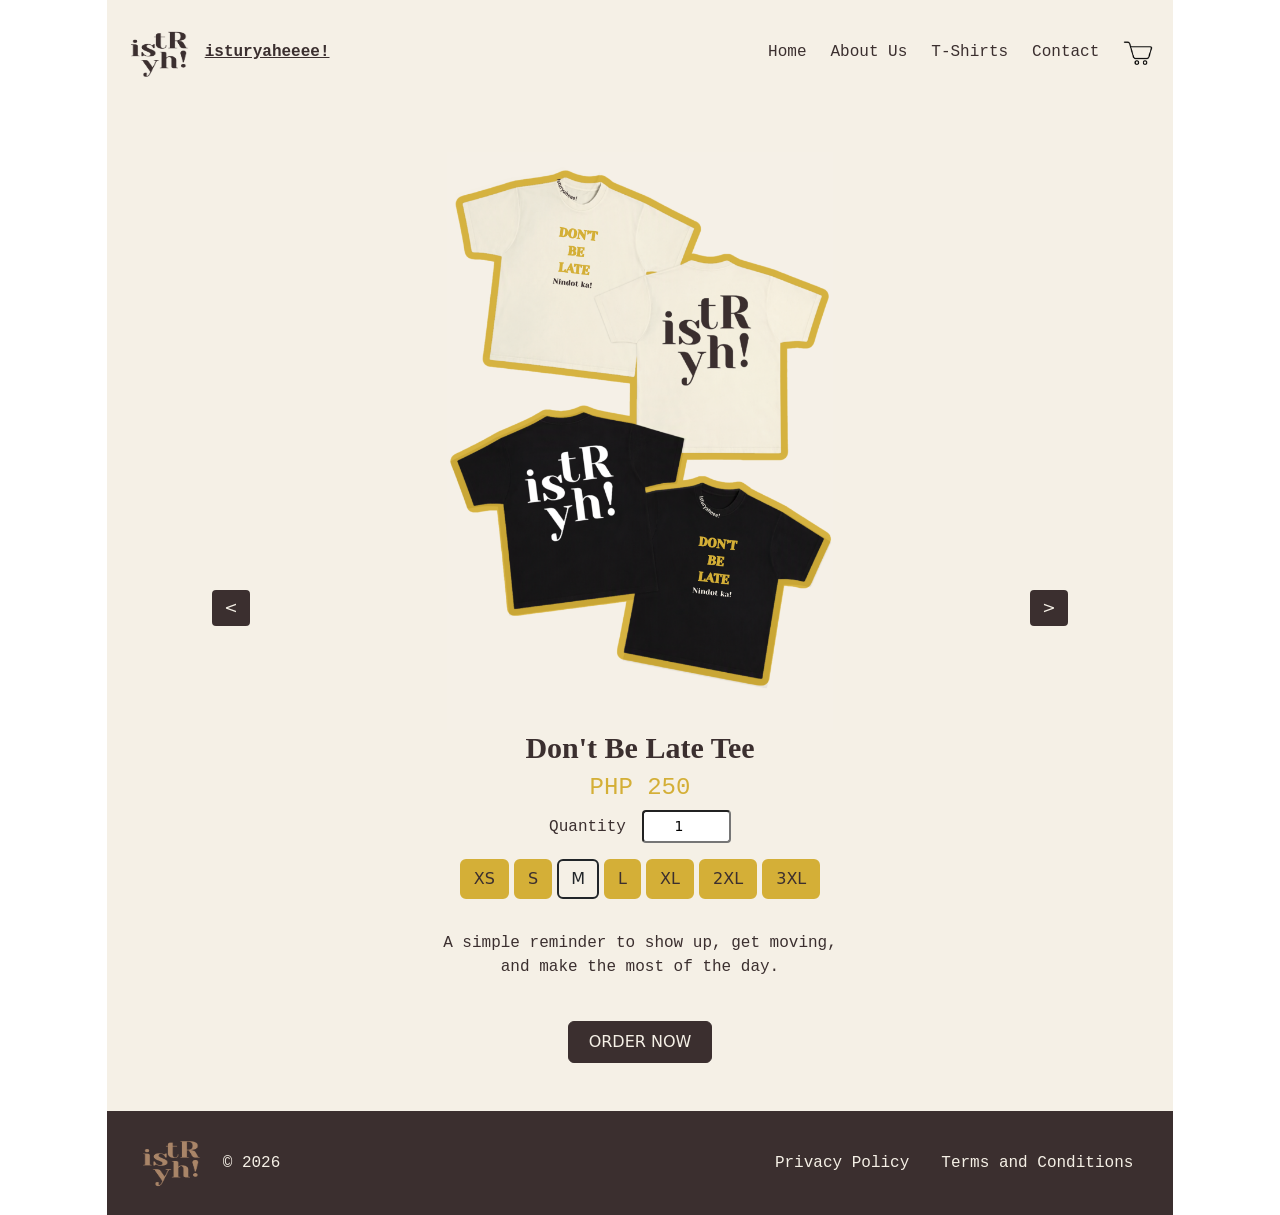
<file: shirt-one.html>
<!doctype html>
<html lang="en">
<head>
    <meta charset="UTF-8">
    <meta name="viewport" content="width=device-width, initial-scale=1.0">
    <title>Isturyaheeee</title>

    <link href="https://cdn.jsdelivr.net/npm/bootstrap@5.3.8/dist/css/bootstrap.min.css" rel="stylesheet">

    <link rel="stylesheet" href="style.css">
</head>
<body class="d-flex flex-column min-vh-100">
    <div class="body_div col-10 mx-auto">
        
        <nav class="nav_div">
            <div class = "container-fluid p-2 d-flex align-items-center">
                <div class = "d-flex align-items-center p-2"> 
                    <img src="logo-dark.png" class="logo_img mw-50 mh-50">
                    <a class="nav-link" href="index.html" id="nav_link">isturyaheeee!</a>
                </div>

                <div class = "d-flex ms-auto align-items-center"> 
                    <a href="index.html" class="btn nav_button">Home</a>
                    <a href="about-us.html" class="btn nav_button">About Us</a>
                    <a href="index.html" class="btn nav_button">T-Shirts</a>
                    <a href="contact.html" class="btn nav_button">Contact</a>
                    <a href="order-form.html" class="btn nav_button"><img src="cart-icon.png" class="cart_img mw-50 mh-50"></a>
                </div>
            </div>
        </nav>
        
        <div class="row align-items-center flex-grow-1">

            <div class="col-3 d-flex justify-content-center align-items-center"> 
                <a href="shirt-three.html" class="btn shirt_button">&lt;</a>
            </div>

            <div class="col-6 p-5 text-center">
                <img src="dont-be-late.png"
                     class="w-100 product-image"
                     alt="Don't Be Late Tee">

                <h2 class="body_title title">Don't Be Late Tee</h2>

                <h4 class="product_price_page">PHP 250</h4>

                <div class="d-flex justify-content-center align-items-center gap-3">
                    <p class="body_text mb-0"> Quantity </p>
                    <input type="number" class="form-control-sm text-center" id="number-input" value="1" min="1" max="100">
                </div>

                <div class="p-3">
                    <button type="button" class="btn btn_size">XS</button>
                    <button type="button" class="btn btn_size">S</button>
                    <button type="button" class="btn btn_size active">M</button>
                    <button type="button" class="btn btn_size">L</button>
                    <button type="button" class="btn btn_size">XL</button>
                    <button type="button" class="btn btn_size">2XL</button>
                    <button type="button" class="btn btn_size">3XL</button>
                </div>

                <p class="body_text p-3">A simple reminder to show up, get moving, and make the most of the day.</p>

                <button type="button" class="btn btn_order" id="add-to-cart"> ORDER NOW </button>
            </div>

            <div class="col-3 d-flex justify-content-center align-items-center">
                <a href="shirt-two.html" class="btn shirt_button">&gt;</a>
            </div>
        </div>

        <footer class="ftr_div mt-auto p-3">
            <div class="container-fluid d-flex align-items-center gap-3">
                <img src="logo-light.png" class="logo_img mw-50 mh-50">
                <p class="body_text mb-0" id="cpright">© 2026</p>

                <div class="d-flex gap-2 ms-auto">
                    <a href="privacy-policy.html" class="btn ftr_button">Privacy Policy</a>
                    <a href="terms-of-use.html" class="btn ftr_button">Terms and Conditions</a>
                </div>
            </div>
        </footer>
    </div>
    <script src="https://cdn.jsdelivr.net/npm/bootstrap@5.3.8/dist/js/bootstrap.bundle.min.js"></script>
    <script src="script-order.js"></script></body>
</html>
</file>
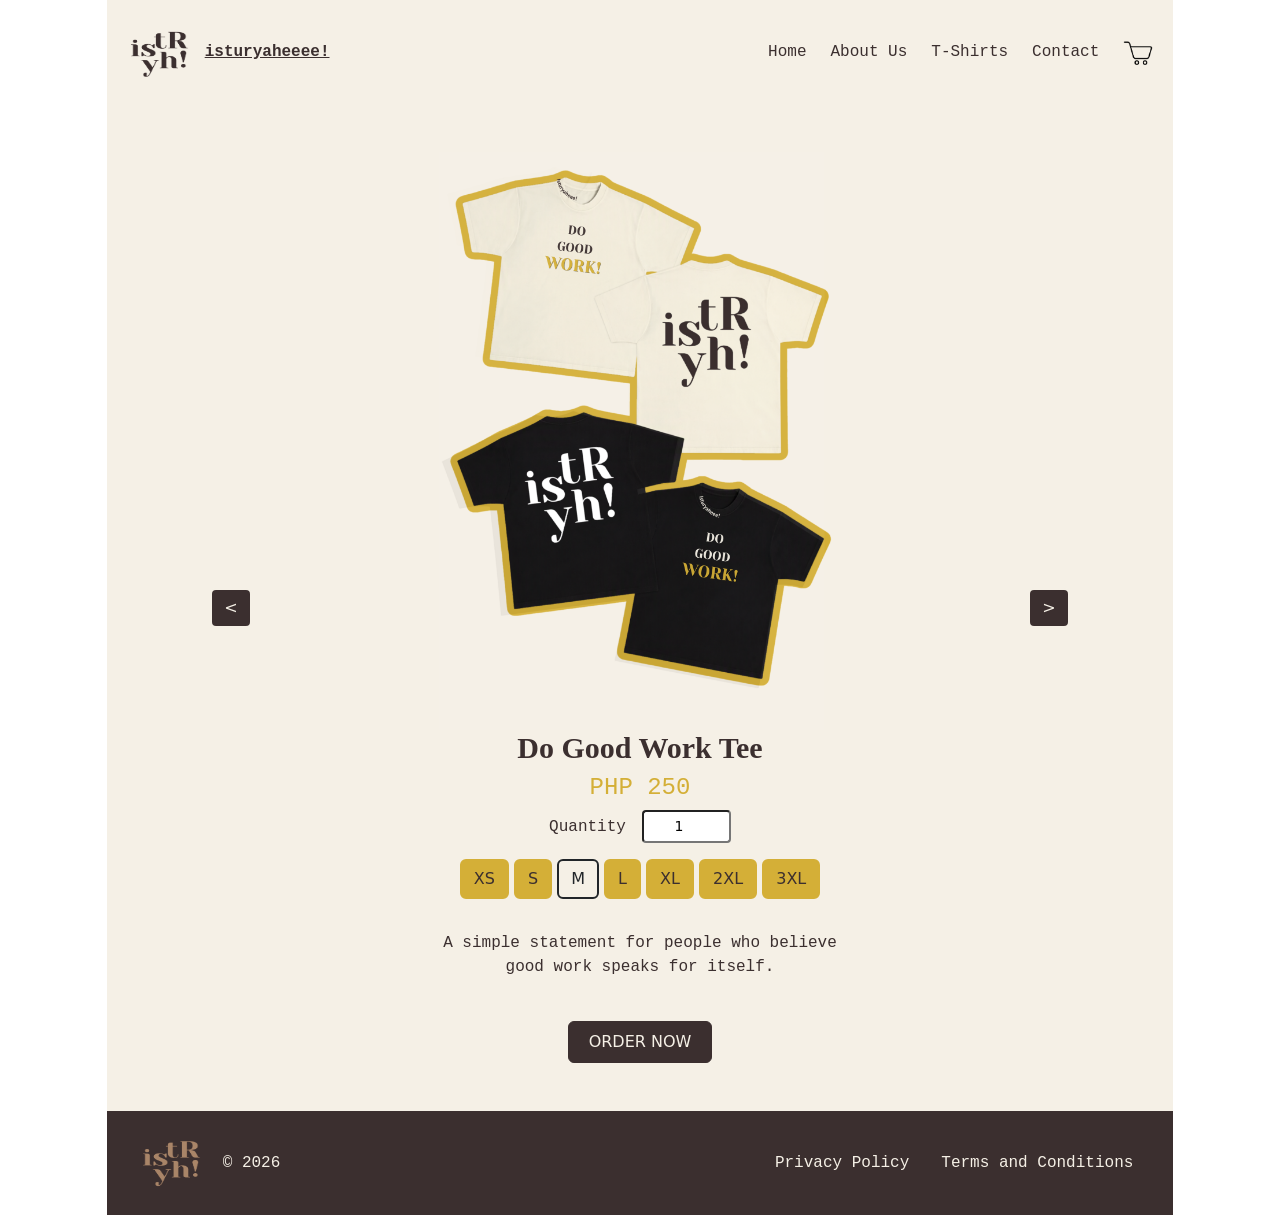
<file: shirt-three.html>
<!doctype html>
<html lang="en">
<head>
    <meta charset="UTF-8">
    <meta name="viewport" content="width=device-width, initial-scale=1.0">
    <title>Isturyaheeee</title>

    <link href="https://cdn.jsdelivr.net/npm/bootstrap@5.3.8/dist/css/bootstrap.min.css" rel="stylesheet">

    <link rel="stylesheet" href="style.css">
</head>
<body class="d-flex flex-column min-vh-100">
    <div class="body_div col-10 mx-auto">
        
        <nav class="nav_div">
            <div class = "container-fluid p-2 d-flex align-items-center">
                <div class = "d-flex align-items-center p-2"> 
                    <img src="logo-dark.png" class="logo_img mw-50 mh-50">
                    <a class="nav-link" href="index.html" id="nav_link">isturyaheeee!</a>
                </div>

                <div class = "d-flex ms-auto align-items-center"> 
                    <a href="index.html" class="btn nav_button">Home</a>
                    <a href="about-us.html" class="btn nav_button">About Us</a>
                    <a href="index.html" class="btn nav_button">T-Shirts</a>
                    <a href="contact.html" class="btn nav_button">Contact</a>
                    <a href="order-form.html" class="btn nav_button"><img src="cart-icon.png" class="cart_img mw-50 mh-50"></a>
                </div>
            </div>
        </nav>
        
        <div class="row align-items-center flex-grow-1">

            <div class="col-3 d-flex justify-content-center align-items-center"> 
                <a href="shirt-three.html" class="btn shirt_button">&lt;</a>
            </div>

            <div class="col-6 p-5 text-center">
                <img src="do-good-work.png" class="w-100 product-image">

                <h2 class="body_title title">Do Good Work Tee</h2>

                <h4 class="product_price_page">PHP 250</h4>

                <div class="d-flex justify-content-center align-items-center gap-3">
                    <p class="body_text mb-0"> Quantity </p>
                    <input type="number" class="form-control-sm text-center" id="number-input" value="1" min="1" max="100">
                </div>

                <div class="p-3">
                    <button type="button" class="btn btn_size">XS</button>
                    <button type="button" class="btn btn_size">S</button>
                    <button type="button" class="btn btn_size active">M</button>
                    <button type="button" class="btn btn_size">L</button>
                    <button type="button" class="btn btn_size">XL</button>
                    <button type="button" class="btn btn_size">2XL</button>
                    <button type="button" class="btn btn_size">3XL</button>
                </div>

                <p class="body_text p-3">A simple statement for people who believe good work speaks for itself.</p>

                <button type="button" class="btn btn_order" id="add-to-cart"> ORDER NOW </button>
            </div>

            <div class="col-3 d-flex justify-content-center align-items-center">
                <a href="shirt-two.html" class="btn shirt_button">&gt;</a>
            </div>
        </div>

        <footer class="ftr_div mt-auto p-3">
            <div class="container-fluid d-flex align-items-center gap-3">
                <img src="logo-light.png" class="logo_img mw-50 mh-50">
                <p class="body_text mb-0" id="cpright">© 2026</p>

                <div class="d-flex gap-2 ms-auto">
                    <a href="privacy-policy.html" class="btn ftr_button">Privacy Policy</a>
                    <a href="terms-of-use.html" class="btn ftr_button">Terms and Conditions</a>
                </div>
            </div>
        </footer>
    </div>
    <script src="https://cdn.jsdelivr.net/npm/bootstrap@5.3.8/dist/js/bootstrap.bundle.min.js"></script>
    <script src="script-order.js"></script></body>
</html>
</file>
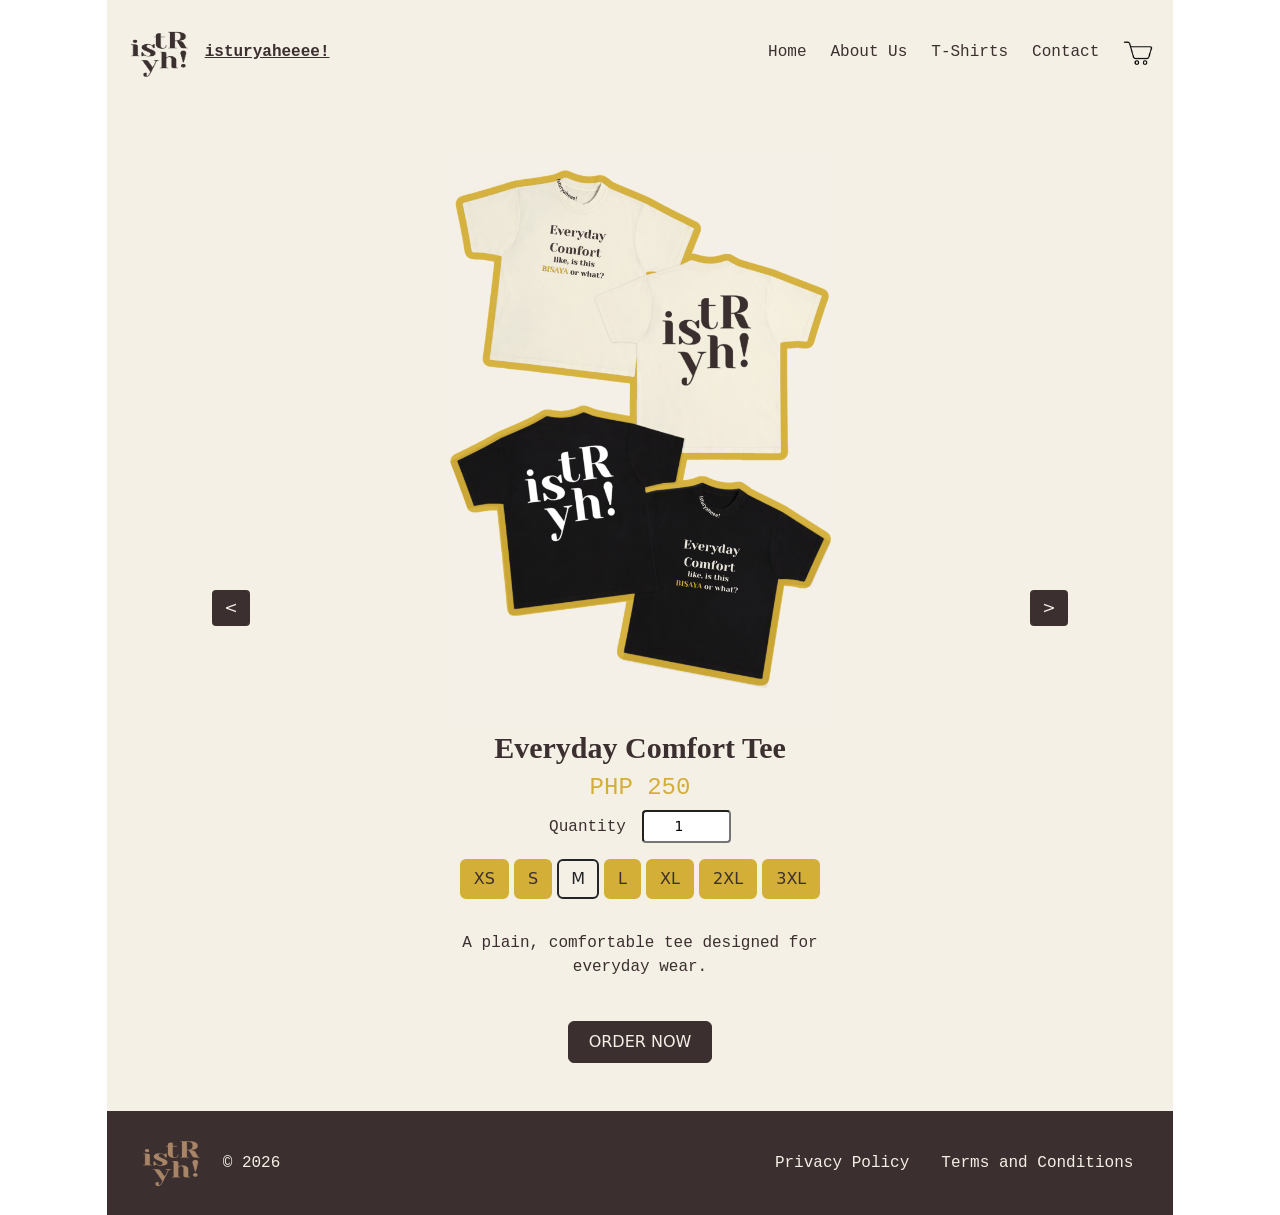
<file: shirt-two.html>
<!doctype html>
<html lang="en">
<head>
    <meta charset="UTF-8">
    <meta name="viewport" content="width=device-width, initial-scale=1.0">
    <title>Isturyaheeee</title>

    <link href="https://cdn.jsdelivr.net/npm/bootstrap@5.3.8/dist/css/bootstrap.min.css" rel="stylesheet">

    <link rel="stylesheet" href="style.css">
</head>
<body class="d-flex flex-column min-vh-100">
    <div class="body_div col-10 mx-auto">
        
        <nav class="nav_div">
            <div class = "container-fluid p-2 d-flex align-items-center">
                <div class = "d-flex align-items-center p-2"> 
                    <img src="logo-dark.png" class="logo_img mw-50 mh-50">
                    <a class="nav-link" href="index.html" id="nav_link">isturyaheeee!</a>
                </div>

                <div class = "d-flex ms-auto align-items-center"> 
                    <a href="index.html" class="btn nav_button">Home</a>
                    <a href="about-us.html" class="btn nav_button">About Us</a>
                    <a href="index.html" class="btn nav_button">T-Shirts</a>
                    <a href="contact.html" class="btn nav_button">Contact</a>
                    <a href="order-form.html" class="btn nav_button"><img src="cart-icon.png" class="cart_img mw-50 mh-50"></a>
                </div>
            </div>
        </nav>
        
        <div class="row align-items-center flex-grow-1">

            <div class="col-3 d-flex justify-content-center align-items-center"> 
                <a href="shirt-one.html" class="btn shirt_button">&lt;</a>
            </div>

            <div class="col-6 p-5 text-center">
                <img src="everyday-comfort.png" class="w-100 product-image">
                <h2 class="body_title title">Everyday Comfort Tee</h2>
                <h4 class="product_price_page">PHP 250</h4>
                <div class="d-flex justify-content-center align-items-center gap-3">
                    <p class="body_text mb-0"> Quantity </p>
                    <input type="number" class="form-control-sm text-center" id="number-input" value="1" min="1" max="100">
                </div>

                <div class="p-3">
                    <button type="button" class="btn btn_size">XS</button>
                    <button type="button" class="btn btn_size">S</button>
                    <button type="button" class="btn btn_size active">M</button>
                    <button type="button" class="btn btn_size">L</button>
                    <button type="button" class="btn btn_size">XL</button>
                    <button type="button" class="btn btn_size">2XL</button>
                    <button type="button" class="btn btn_size">3XL</button>
                </div>

                <p class="body_text p-3">A plain, comfortable tee designed for everyday wear.</p>

                <button type="button" class="btn btn_order" id="add-to-cart"> ORDER NOW </button>
            </div>

            <div class="col-3 d-flex justify-content-center align-items-center">
                <a href="shirt-three.html" class="btn shirt_button">&gt;</a>
            </div>
        </div>

        <footer class="ftr_div mt-auto p-3">
            <div class="container-fluid d-flex align-items-center gap-3">
                <img src="logo-light.png" class="logo_img mw-50 mh-50">
                <p class="body_text mb-0" id="cpright">© 2026</p>

                <div class="d-flex gap-2 ms-auto">
                    <a href="privacy-policy.html" class="btn ftr_button">Privacy Policy</a>
                    <a href="terms-of-use.html" class="btn ftr_button">Terms and Conditions</a>
                </div>
            </div>
        </footer>
    </div>
    <script src="https://cdn.jsdelivr.net/npm/bootstrap@5.3.8/dist/js/bootstrap.bundle.min.js"></script>
    <script src="script-order.js"></script></body>
</html>
</file>
<file: style.css>
.display{
    text-align: center;
}

.btn{
    align-items: right;
}

.nav_div{
    background-color: #F5F0E6;
    color: #3B2F2F;
    font-family: 'PT Mono', 'Courier New', Courier, monospace;
}

#nav_link{
    text-decoration: underline;
    font-weight: bold;
    padding: 10px;
}

.ftr_div{
    background-color: #3B2F2F;
    color: #F5F0E6;
    font-family: 'PT Mono', 'Courier New', Courier, monospace;
}

.nav_button{
    color: #3B2F2F !important;
    border: none;
    background-color: transparent;
}

.ftr_button{
    color: #F5F0E6 !important;
    border: none;
    background-color: transparent;
}

.logo_img{
    width: 72px;
    height: 72px;
}

.cart_img{
    width: 30px;
    height: 30px;
}

.title_div{
    background-color: #B08D57;
    font-family: 'PT Mono', 'Courier New', Courier, monospace;
}

.title{
    color: #F5F0E6;
    font-family: 'Playfair Display', 'Yeseva One', 'Vidaloka', 'Abril Fatface', serif;
    font-weight: 900;
    font-size: 30px;
}

.body_title{
    color: #3B2F2F;
    font-family: 'Playfair Display', 'Yeseva One', 'Vidaloka', 'Abril Fatface', serif;
    font-weight: 900;
    font-size: 30px;
}

.product_div{
    background-color: #3B2F2F;
    text-align: center;
}

.product_name{
    color: #D4AF37;
    font-family: 'Yeseva One', 'Vidaloka', 'Playfair Display', 'Abril Fatface';
}

.product_price{
    color: #F5F0E6;
    font-family: 'PT Mono', 'Courier New', Courier, monospace;
}

.btn{
    color: #F5F0E6;
    border-color: #F5F0E6;
    border-width: 2px;
}

.learn_more_btn{
    color: #3B2F2F !important;
    border-color: #3B2F2F !important;
    border-width: 2px;
    display: flex;
    justify-content: flex-end;
}

.body_div{
    background-color: #F5F0E6;
}

#title{
    background-color: #D4AF37;
}

.body_text{
    font-family: 'PT Mono', 'Courier New', Courier, monospace;
    color:#3B2F2F;
}

#cpright{
    color: #F5F0E6;
}

.product_price_page{
    color: #D4AF37;
    font-family: 'PT Mono', 'Courier New', Courier, monospace;
}

.btn_size{
    background-color: #D4AF37;
    border-color: #D4AF37;
    color:#3B2F2F;
}

.btn_order{
    border: 1px solid #3B2F2F !important;
    color: #F5F0E6 !important;
    background-color: #3B2F2F !important;
    padding: 8px 20px;
    margin-top:10px
}

.btn_contact{
    color: #F5F0E6;
    background-color: #3B2F2F;
    align-items: right;  
}

.form{
    background-color: #D4AF37;
    color: #3B2F2F;
}

.shirt_button{
    background-color: #3B2F2F;
    color: #F5F0E6;
}

.cart-table {
    width: 100%;
    border-collapse: collapse;
    color: #3B2F2F;
    text-align: center;
}

.cart-table thead {
    border-bottom: 1px solid #C6A477;
}

.cart-table th {
    font-family: monospace;
    font-weight: normal;
    color: #A69A8E;
    padding: 12px;
}

.cart-table td {
    padding: 15px 8px;
    vertical-align: middle;
}

.cart-table tbody tr {
    border-bottom: 1px solid #E5D7C5;
}

.cart-table tbody tr:last-child {
    border-bottom: 1px solid #C6A477;
}

.cart-table .product-name {
    font-family: Georgia, serif;
    font-weight: bold;
    text-align: left;
}

.cart-table button {
    border: none;
    background: transparent;
    color: #3B2F2F;
    cursor: pointer;
}

.cart-table .size-select {
    background-color: #DDBB42;
    border: 1px solid #3B2F2F;
    color: #3B2F2F;
    padding: 3px 8px;
}

.cart-table .remove-btn {
    color: #A69A8E;
    font-size: 22px;
}

.cart-summary {
    color: #3B2F2F;
}

@media (max-width: 768px) {

    .body_div {
        width: 95%;
    }

    .cart-table {
        min-width: 600px;
    }

    .cart-summary {
        width: 100%;
    }

}

.contact_button {
    margin-top: 5px;
    border: 1px solid #3B2F2F;
    padding: 5px 20px;
    background-color: #3B2F2F;
    color: #E5D7C5;
    cursor: pointer;
}

.about-bg {
    width: 100%;
    height: auto;
    display: block;
}

.contact_image {
    height: 100%;
    min-height: 600px;
    overflow: hidden;
    padding: 0;
}

.order_form{
    background-color: #D2BE9E !important;
    color: #3B2F2F;
    padding-bottom: 5px;
}

.contact_img{
    height: 400px;
    width: auto;
}

.payment_info{
    background: #B08D57;
    color: #F5F0E6;
    padding: 20px;
}
</file>
